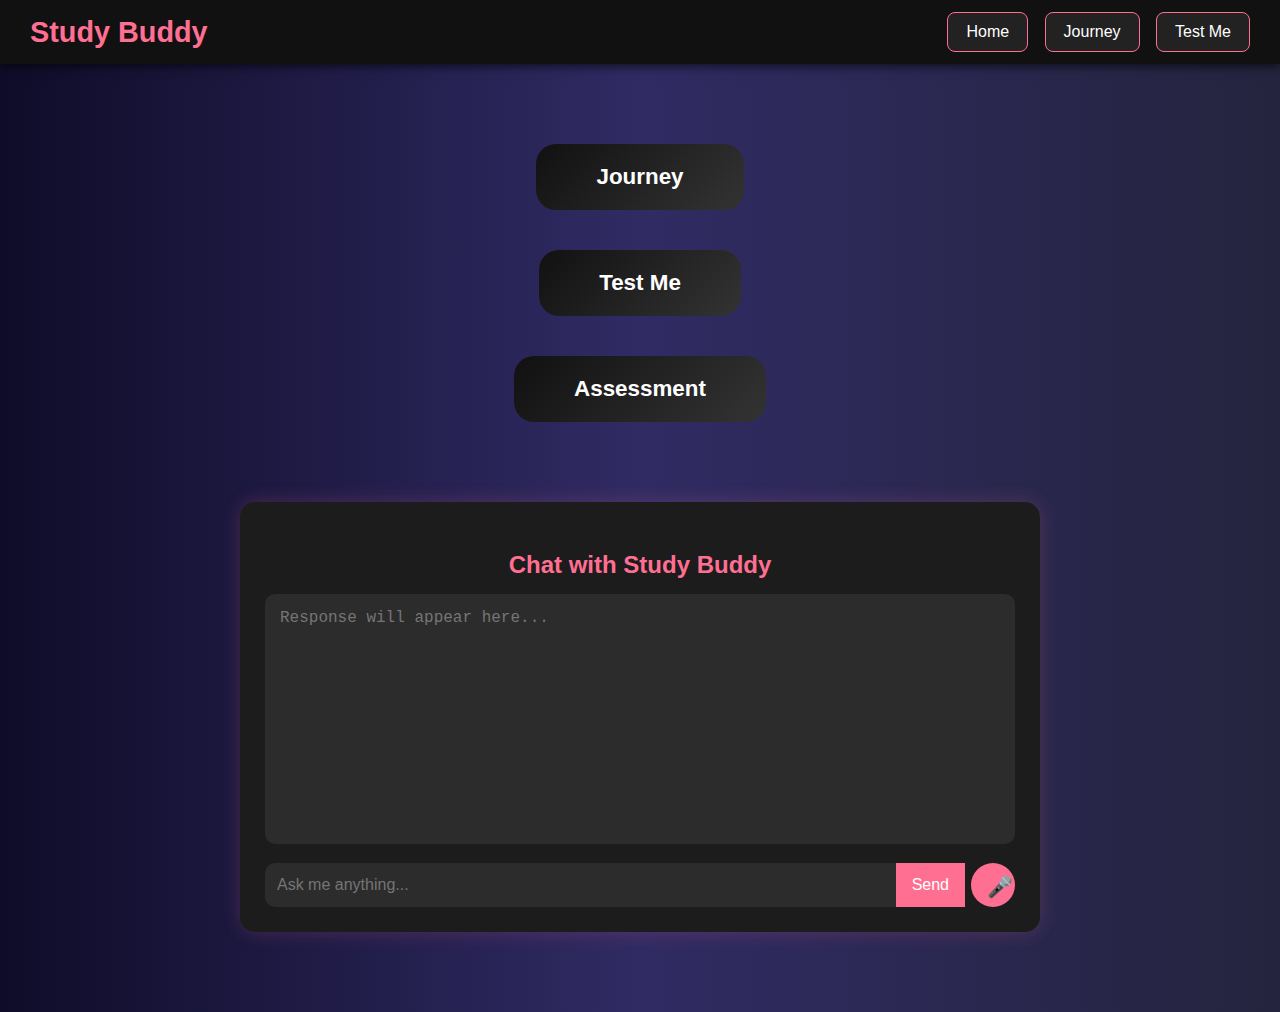
<file: templates/index.html>
<!DOCTYPE html>
<html lang="en">
<head>
  <meta charset="UTF-8" />
  <meta name="viewport" content="width=device-width, initial-scale=1.0"/>
  <title>Study Buddy</title>
  <style>
    * {
      box-sizing: border-box;
    }

    body {
      margin: 0;
      font-family: 'Poppins', sans-serif;
      background: linear-gradient(to right, #0f0c29, #302b63, #24243e);
      color: #fff;
    }

    nav {
      background-color: #111;
      display: flex;
      align-items: center;
      padding: 12px 30px;
      justify-content: space-between;
      box-shadow: 0 2px 10px rgba(0, 0, 0, 0.7);
    }

    .nav-left {
      font-size: 1.8rem;
      font-weight: bold;
      color: #ff6f91;
    }

    .nav-buttons button {
      margin-left: 12px;
      background: #222;
      color: #fff;
      border: 1px solid #ff6f91;
      padding: 10px 18px;
      border-radius: 8px;
      font-size: 1rem;
      cursor: pointer;
      transition: 0.3s ease;
    }

    .nav-buttons button:hover {
      background-color: #ff6f91;
      color: #111;
    }

    .main-buttons {
      display: flex;
      flex-direction: column;
      align-items: center;
      margin: 60px 0;
    }

    .main-buttons button {
      background: linear-gradient(135deg, #111, #333);
      color: #fff;
      font-weight: bold;
      font-size: 1.4rem;
      padding: 20px 60px;
      border: none;
      border-radius: 20px;
      margin: 20px;
      cursor: pointer;
      transition: transform 0.3s ease, box-shadow 0.3s ease;
    }

    .main-buttons button:hover {
      transform: scale(1.05);
      box-shadow: 0 0 15px #ff6f91aa;
    }

    .chatbox {
      max-width: 800px;
      margin: 0 auto 80px auto;
      background: #1c1c1c;
      padding: 25px;
      border-radius: 15px;
      box-shadow: 0 0 20px rgba(255, 111, 145, 0.2);
      animation: fadeInUp 1s ease forwards;
    }

    @keyframes fadeInUp {
      0% {
        opacity: 0;
        transform: translateY(40px);
      }
      100% {
        opacity: 1;
        transform: translateY(0);
      }
    }

    .chatbox h3 {
      margin-bottom: 15px;
      color: #ff6f91;
      text-align: center;
      font-size: 1.5rem;
    }

    .chatbox textarea {
      width: 100%;
      height: 250px;
      border: none;
      border-radius: 10px;
      padding: 15px;
      font-size: 1rem;
      resize: none;
      background-color: #2c2c2c;
      color: white;
    }

    .input-row {
      display: flex;
      margin-top: 15px;
    }

    .input-row input[type="text"] {
      flex: 1;
      padding: 12px;
      font-size: 1rem;
      border: none;
      border-radius: 10px 0 0 10px;
      background-color: #2c2c2c;
      color: white;
    }

    .input-row button {
      padding: 12px 16px;
      font-size: 1rem;
      border: none;
      background-color: #ff6f91;
      color: white;
      cursor: pointer;
      transition: 0.2s ease;
    }

    .input-row button:hover {
      background-color: #ff3e6c;
    }

    #mic {
      margin-left: 6px;
      background-color: #ff6f91;
      border-radius: 50%;
      border: none;
      width: 44px;
      height: 44px;
      font-size: 1.3rem;
      cursor: pointer;
      transition: background-color 0.2s ease;
    }

    #mic:hover {
      background-color: #ff3e6c;
    }

    @media screen and (max-width: 768px) {
      .chatbox {
        width: 95%;
      }
      .main-buttons button {
        font-size: 1.1rem;
        padding: 15px 40px;
      }
    }
  </style>
</head>
<body>

  <nav>
    <div class="nav-left">Study Buddy</div>
    <div class="nav-buttons">
      <button>Home</button>
      <button onclick="showjourney()">Journey</button>
      <button onclick="showtest()">Test Me</button>
    </div>
  </nav>

  <div class="main-buttons">
    <button onclick="showjourney()">Journey</button>
    <button onclick="showtest()">Test Me</button>
    <button>Assessment</button>
  </div>

  <div class="chatbox">
    <h3>Chat with Study Buddy</h3>
    <textarea id="responseBox" placeholder="Response will appear here..." readonly></textarea>
    <div class="input-row">
      <input type="text" id="userInput" placeholder="Ask me anything..." />
      <button onclick="sendMessage()">Send</button>
      <button id="mic" onclick="startListening()">🎤</button>
    </div>
  </div>

  <script>
    async function sendMessage() {
      const input = document.getElementById("userInput");
      const responseBox = document.getElementById("responseBox");
      const userMessage = input.value;
      if (!userMessage) return;

      responseBox.value += "\nYou: " + userMessage;
      input.value = "";

      try {
        const res = await fetch(`http://127.0.0.1:5000/work/${encodeURIComponent(userMessage)}`);
        data = await res.json();
        responseBox.value += "\nBuddy: " + data.message;
      } catch (error) {
        responseBox.value += "\nError talking to server.";
        console.error(error);
      }
    }

    function showjourney() {
      window.location.href = "/journey";
    }
    function showtest() {
      window.location.href = "/testsh";
    }

    function startListening() {
      const recognition = new (window.SpeechRecognition || window.webkitSpeechRecognition)();
      recognition.lang = "en-US";
      recognition.interimResults = false;
      recognition.maxAlternatives = 1;

      recognition.start();

      recognition.onresult = (event) => {
        const speechText = event.results[0][0].transcript;
        document.getElementById("userInput").value = speechText;
        sendMessage();
      };

      recognition.onerror = (event) => {
        console.error("Speech recognition error:", event.error);
      };
    }
  </script>

</body>
</html>
</file>
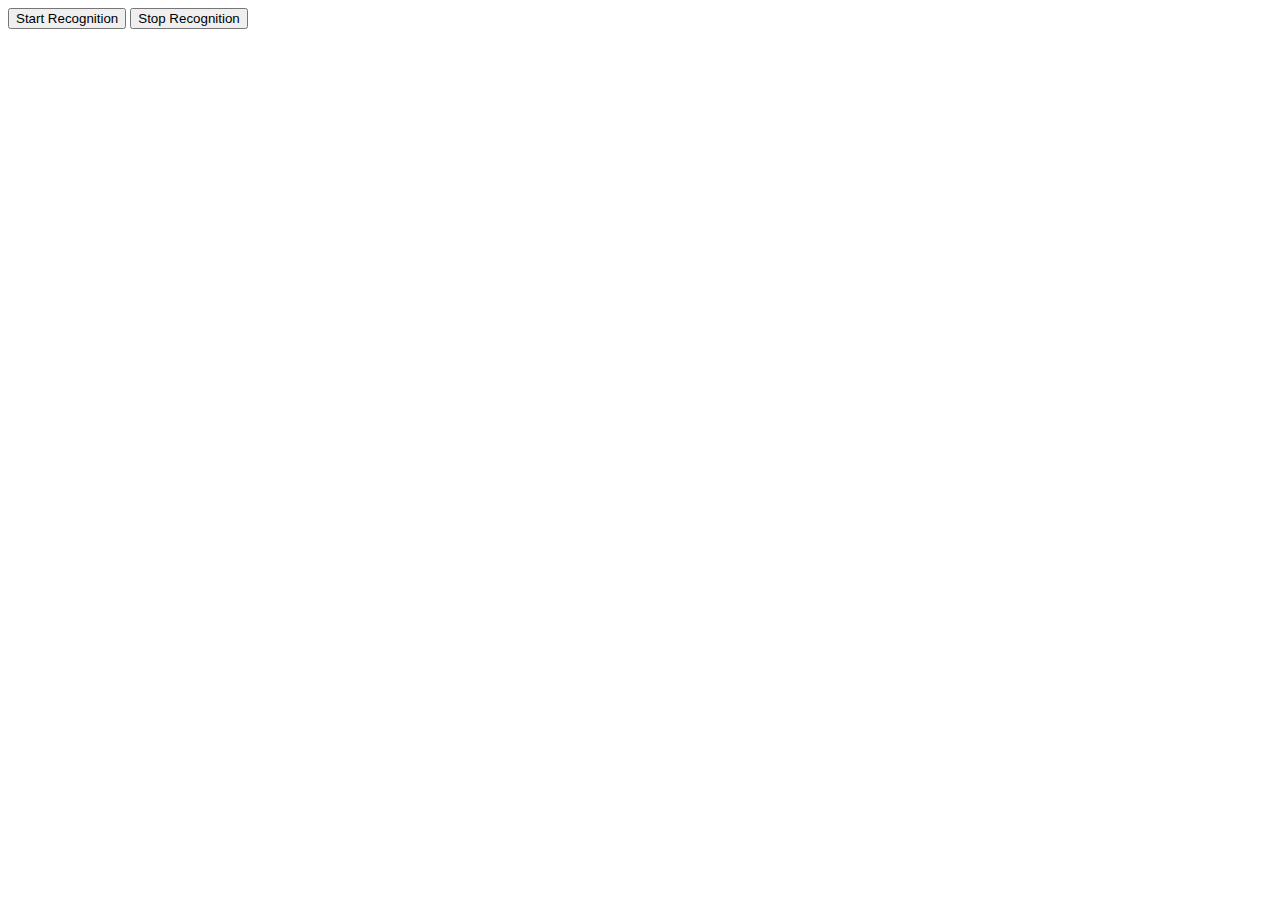
<file: assets/Data\Voice.html>
<!DOCTYPE html>
<html lang="en">
<head>
    <title>Speech Recognition</title>
</head>
<body>
    <button id="start" onclick="startRecognition()">Start Recognition</button>
    <button id="end" onclick="stopRecognition()">Stop Recognition</button>
    <p id="output"></p>

    <script>
        const output = document.getElementById('output');
        let recognition = new (window.SpeechRecognition || window.webkitSpeechRecognition)();
        
        recognition.lang = 'en-IN';
        recognition.continuous = true;
        
        recognition.onresult = (event) => {
            const transcript = event.results[event.results.length - 1][0].transcript;
            output.textContent += transcript;
        };

        recognition.onend = () => {
            if (recognition && recognition.continuous) recognition.start(); // Restart if still active
        };

        function startRecognition() {
            if (!recognition) return; // Ensure recognition is initialized
            recognition.start();
        }

        function stopRecognition() {
            if (recognition) {
                recognition.onend = null; // Prevent auto-restart
                recognition.stop();
            }
            output.textContent = ""; // Clear output only if needed
        }
    </script>
</body>
</html>
</file>
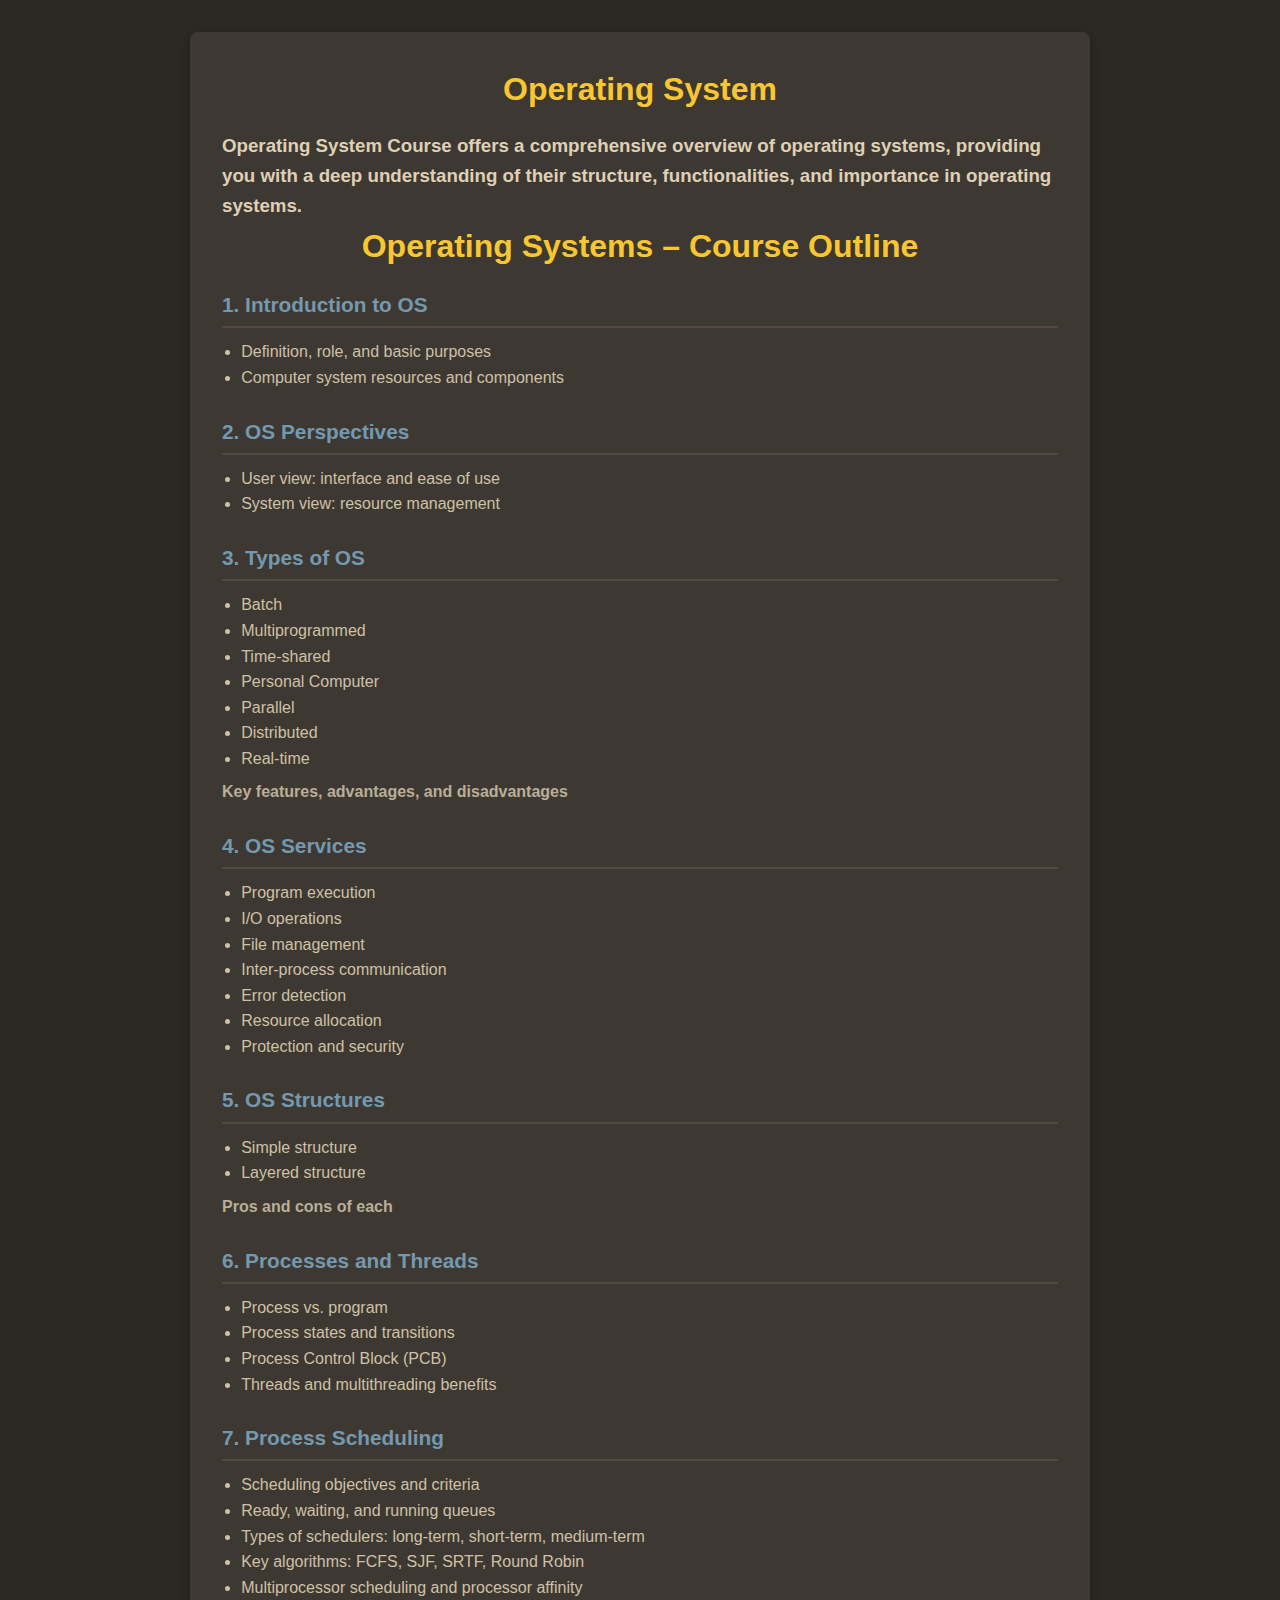
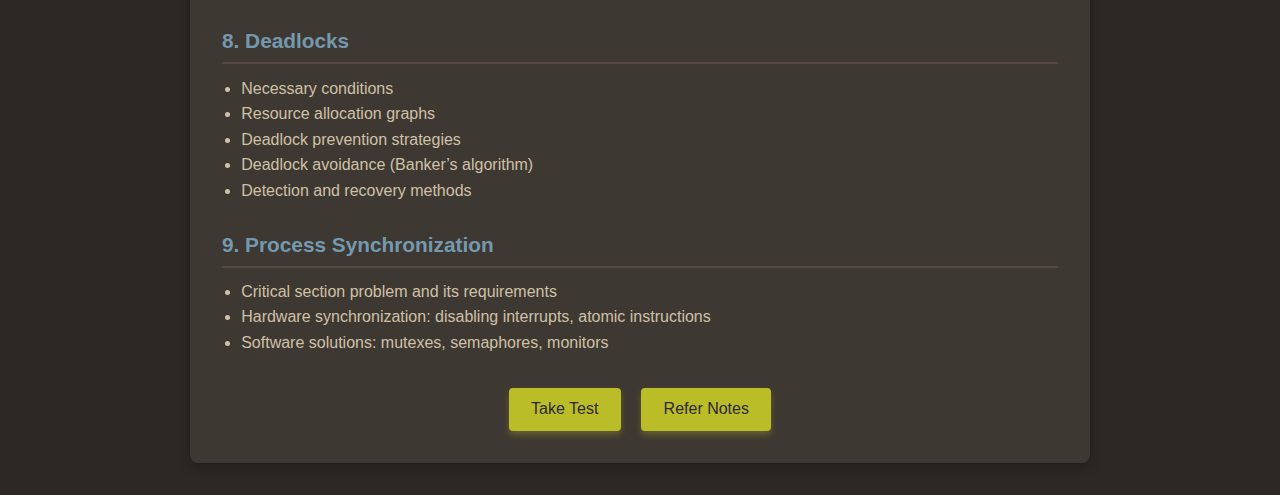
<file: templates/course.html>
<!DOCTYPE html>
<html lang="en">
<head>
  <meta charset="UTF-8" />
  <meta name="viewport" content="width=device-width, initial-scale=1.0"/>
  <title>Operating Systems – Course Outline</title>
  <style>
    :root {
      /* Gruvbox-material color palette - HSLA values */
      --gruvbox-bg0: hsla(31, 9%, 16%, 1);         /* #282828 */
      --gruvbox-bg1: hsla(28, 11%, 22%, 1);        /* #3c3836 */
      --gruvbox-bg2: hsla(28, 12%, 29%, 1);        /* #504945 */
      --gruvbox-bg3: hsla(28, 13%, 37%, 1);        /* #665c54 */
      --gruvbox-fg1: hsla(40, 38%, 79%, 1);        /* #ebdbb2 */
      --gruvbox-fg2: hsla(40, 29%, 73%, 1);        /* #d5c4a1 */
      --gruvbox-fg3: hsla(40, 19%, 66%, 1);        /* #bdae93 */
      --gruvbox-yellow: hsla(45, 93%, 58%, 1);     /* #fabd2f */
      --gruvbox-blue: hsla(202, 27%, 57%, 1);      /* #83a598 */
      --gruvbox-green: hsla(61, 65%, 45%, 1);      /* #b8bb26 */
      --gruvbox-orange: hsla(25, 99%, 55%, 1);     /* #fe8019 */
      --gruvbox-red: hsla(4, 92%, 59%, 1);         /* #fb4934 */
      --gruvbox-purple: hsla(333, 42%, 68%, 1);    /* #d3869b */
      --gruvbox-aqua: hsla(142, 25%, 65%, 1);      /* #8ec07c */

      /* Additional color variations */
      --gruvbox-green-hover: hsla(61, 65%, 40%, 1);  /* Darker green for hover */
      --gruvbox-red-alpha: hsla(4, 92%, 59%, 0.1);   /* Red with transparency */
      --gruvbox-green-alpha: hsla(61, 65%, 45%, 0.1); /* Green with transparency */
      --gruvbox-yellow-alpha: hsla(45, 93%, 58%, 0.1); /* Yellow with transparency */

      /* Shadow colors */
      --shadow-dark: hsla(0, 0%, 0%, 0.3);
      --shadow-medium: hsla(0, 0%, 0%, 0.2);
      --shadow-light: hsla(0, 0%, 0%, 0.1);

      /* Focus and interaction colors */
      --focus-shadow: hsla(45, 93%, 58%, 0.1);  /* Yellow focus glow */
      --button-shadow: hsla(61, 65%, 45%, 0.3); /* Green button shadow */
    }

    * {
      margin: 0;
      padding: 0;
      box-sizing: border-box;
    }

    body {
      font-family: "Segoe UI", Tahoma, Geneva, Verdana, sans-serif;
      background-color: var(--gruvbox-bg0);
      color: var(--gruvbox-fg1);
      line-height: 1.6;
    }

    .container {
      max-width: 900px;
      margin: 2rem auto;
      background: var(--gruvbox-bg1);
      border-radius: 8px;
      box-shadow: 0 4px 12px var(--shadow-dark);
      padding: 2rem;
    }

    h1 {
      text-align: center;
      color: var(--gruvbox-yellow);
      margin-bottom: 1rem;
    }

    section {
      margin-bottom: 1.5rem;
    }

    section h2 {
      font-size: 1.3rem;
      color: var(--gruvbox-blue);
      border-bottom: 2px solid var(--gruvbox-bg2);
      padding-bottom: 0.3rem;
      margin-bottom: 0.7rem;
    }

    section ul {
      list-style-type: disc;
      padding-left: 1.2rem;
      color: var(--gruvbox-fg2);
    }

    section p {
      color: var(--gruvbox-fg3);
      margin-top: 0.5rem;
    }

    .buttons {
      text-align: center;
      margin-top: 2rem;
    }

    .buttons button {
      background-color: var(--gruvbox-green);
      color: var(--gruvbox-bg0);
      border: none;
      border-radius: 4px;
      padding: 0.8rem 1.4rem;
      font-size: 1rem;
      margin: 0 0.5rem;
      cursor: pointer;
      box-shadow: 0 4px 6px var(--button-shadow);
      transition: background-color 0.2s ease, box-shadow 0.2s ease;
    }

    .buttons button:hover {
      background-color: var(--gruvbox-green-hover);
      box-shadow: 0 6px 8px var(--shadow-medium);
    }

    .buttons button:focus {
      outline: none;
      box-shadow: 0 0 0 3px var(--focus-shadow);
    }
  </style>
</head>
<body>
  <div class="container">
    <h1> Operating System </h1>

      <h3>Operating System Course offers a comprehensive overview of operating systems, providing you with a deep understanding of their structure, functionalities, and importance in operating systems.</h3>
    <h1>Operating Systems – Course Outline</h1>
    <section>
      <h2>1. Introduction to OS</h2>
      <ul>
        <li>Definition, role, and basic purposes</li>
        <li>Computer system resources and components</li>
      </ul>
    </section>

    <section>
      <h2>2. OS Perspectives</h2>
      <ul>
        <li>User view: interface and ease of use</li>
        <li>System view: resource management</li>
      </ul>
    </section>

    <section>
      <h2>3. Types of OS</h2>
      <ul>
        <li>Batch</li>
        <li>Multiprogrammed</li>
        <li>Time-shared</li>
        <li>Personal Computer</li>
        <li>Parallel</li>
        <li>Distributed</li>
        <li>Real-time</li>
      </ul>
      <p><strong>Key features, advantages, and disadvantages</strong></p>
    </section>

    <section>
      <h2>4. OS Services</h2>
      <ul>
        <li>Program execution</li>
        <li>I/O operations</li>
        <li>File management</li>
        <li>Inter-process communication</li>
        <li>Error detection</li>
        <li>Resource allocation</li>
        <li>Protection and security</li>
      </ul>
    </section>

    <section>
      <h2>5. OS Structures</h2>
      <ul>
        <li>Simple structure</li>
        <li>Layered structure</li>
      </ul>
      <p><strong>Pros and cons of each</strong></p>
    </section>

    <section>
      <h2>6. Processes and Threads</h2>
      <ul>
        <li>Process vs. program</li>
        <li>Process states and transitions</li>
        <li>Process Control Block (PCB)</li>
        <li>Threads and multithreading benefits</li>
      </ul>
    </section>

    <section>
      <h2>7. Process Scheduling</h2>
      <ul>
        <li>Scheduling objectives and criteria</li>
        <li>Ready, waiting, and running queues</li>
        <li>Types of schedulers: long-term, short-term, medium-term</li>
        <li>Key algorithms: FCFS, SJF, SRTF, Round Robin</li>
        <li>Multiprocessor scheduling and processor affinity</li>
      </ul>
    </section>

    <section>
      <h2>8. Deadlocks</h2>
      <ul>
        <li>Necessary conditions</li>
        <li>Resource allocation graphs</li>
        <li>Deadlock prevention strategies</li>
        <li>Deadlock avoidance (Banker’s algorithm)</li>
        <li>Detection and recovery methods</li>
      </ul>
    </section>

    <section>
      <h2>9. Process Synchronization</h2>
      <ul>
        <li>Critical section problem and its requirements</li>
        <li>Hardware synchronization: disabling interrupts, atomic instructions</li>
        <li>Software solutions: mutexes, semaphores, monitors</li>
      </ul>
    </section>

    <div class="buttons">
        <a href="test"><button onclick="location.href=url_for('test.html')">Take Test</button></a>
        <a href="notes")><button onclick="location.href=url_for('notes.pdf')">Refer Notes</button></a>
    </div>
  </div>
</body>
</html>
</file>
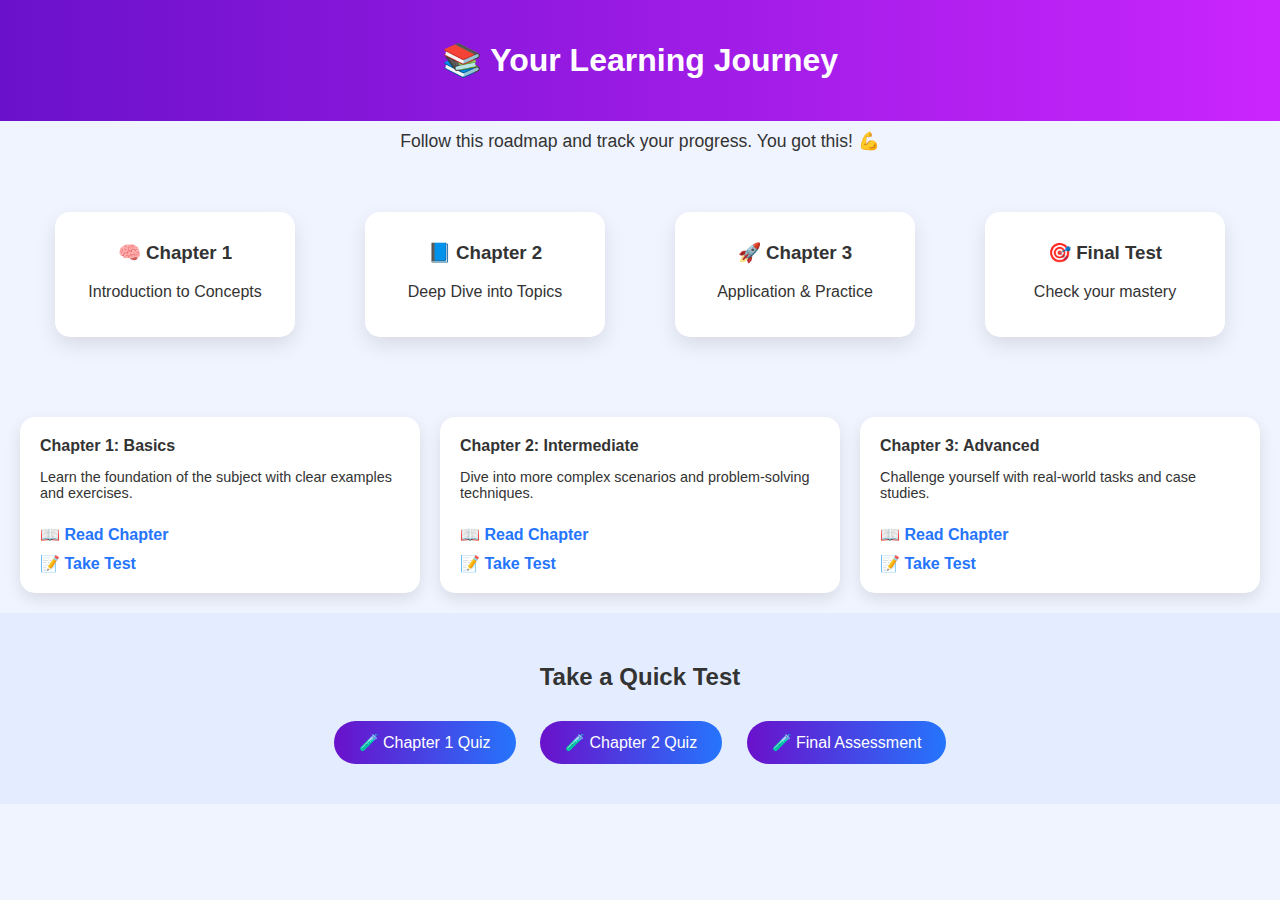
<file: templates/journey.html>
<!DOCTYPE html>
<html lang="en">
<head>
  <meta charset="UTF-8" />
  <meta name="viewport" content="width=device-width, initial-scale=1.0"/>
  <title>Journey - Study Buddy</title>
  <style>
    body {
      margin: 0;
      font-family: 'Segoe UI', sans-serif;
      background: #f0f4ff;
      color: #333;
    }

    header {
      background: linear-gradient(to right, #6a11cb, #ca25fc);
      padding: 20px;
      text-align: center;
      color: white;
    }

    .intro {
      text-align: center;
      margin-top: 10px;
      font-size: 1.1rem;
    }

    .roadmap {
      display: flex;
      justify-content: space-around;
      align-items: center;
      margin: 50px 20px;
      flex-wrap: wrap;
    }

    .milestone {
      background: white;
      padding: 20px;
      border-radius: 15px;
      box-shadow: 0 8px 20px rgba(0,0,0,0.1);
      width: 200px;
      margin: 10px;
      text-align: center;
      animation: fadeIn 1s ease-in;
    }

    .milestone h3 {
      margin-top: 10px;
    }

    .chapters {
      display: grid;
      grid-template-columns: repeat(auto-fit, minmax(250px, 1fr));
      gap: 20px;
      padding: 20px;
    }

    .chapter-card {
      background: white;
      padding: 20px;
      border-radius: 15px;
      box-shadow: 0 6px 16px rgba(0, 0, 0, 0.1);
      transition: transform 0.2s ease, box-shadow 0.2s ease;
    }

    .chapter-card:hover {
      transform: translateY(-5px);
      box-shadow: 0 10px 20px rgba(0,0,0,0.15);
    }

    .chapter-card h4 {
      margin: 0;
    }

    .chapter-card p {
      font-size: 0.9rem;
    }

    .chapter-card a {
      display: inline-block;
      margin-top: 10px;
      text-decoration: none;
      color: #2575fc;
      font-weight: bold;
      transition: color 0.2s ease;
    }

    .chapter-card a:hover {
      color: #6a11cb;
    }

    .tests {
      background: #e4edff;
      padding: 30px;
      text-align: center;
    }

    .test-btn {
      margin: 10px;
      padding: 12px 25px;
      border: none;
      border-radius: 25px;
      background: linear-gradient(to right, #6a11cb, #2575fc);
      color: white;
      font-size: 1rem;
      cursor: pointer;
      transition: background 0.3s ease;
    }

    .test-btn:hover {
      background: linear-gradient(to right, #2575fc, #6a11cb);
    }

    @keyframes fadeIn {
      from { opacity: 0; transform: translateY(20px); }
      to { opacity: 1; transform: translateY(0); }
    }
  </style>
</head>
<body>

  <header>
    <h1>📚 Your Learning Journey</h1>
  </header>

  <p class="intro">Follow this roadmap and track your progress. You got this! 💪</p>

  <!-- 🌍 Roadmap -->
  <section class="roadmap">
    <div class="milestone">
      <h3>🧠 Chapter 1</h3>
      <p>Introduction to Concepts</p>
    </div>
    <div class="milestone">
      <h3>📘 Chapter 2</h3>
      <p>Deep Dive into Topics</p>
    </div>
    <div class="milestone">
      <h3>🚀 Chapter 3</h3>
      <p>Application & Practice</p>
    </div>
    <div class="milestone">
      <h3>🎯 Final Test</h3>
      <p>Check your mastery</p>
    </div>
  </section>

  <!-- 📘 Chapters Section -->
  <section class="chapters">
    <div class="chapter-card">
      <h4>Chapter 1: Basics</h4>
      <p>Learn the foundation of the subject with clear examples and exercises.</p>
      <a href="#">📖 Read Chapter</a><br />
      <a href="#">📝 Take Test</a>
    </div>

    <div class="chapter-card">
      <h4>Chapter 2: Intermediate</h4>
      <p>Dive into more complex scenarios and problem-solving techniques.</p>
      <a href="#">📖 Read Chapter</a><br />
      <a href="#">📝 Take Test</a>
    </div>

    <div class="chapter-card">
      <h4>Chapter 3: Advanced</h4>
      <p>Challenge yourself with real-world tasks and case studies.</p>
      <a href="#">📖 Read Chapter</a><br />
      <a href="#">📝 Take Test</a>
    </div>
  </section>

  <!-- 🧪 Test Section -->
  <section class="tests">
    <h2>Take a Quick Test</h2>
    <button class="test-btn">🧪 Chapter 1 Quiz</button>
    <button class="test-btn">🧪 Chapter 2 Quiz</button>
    <button class="test-btn">🧪 Final Assessment</button>
  </section>

</body>
</html>
</file>
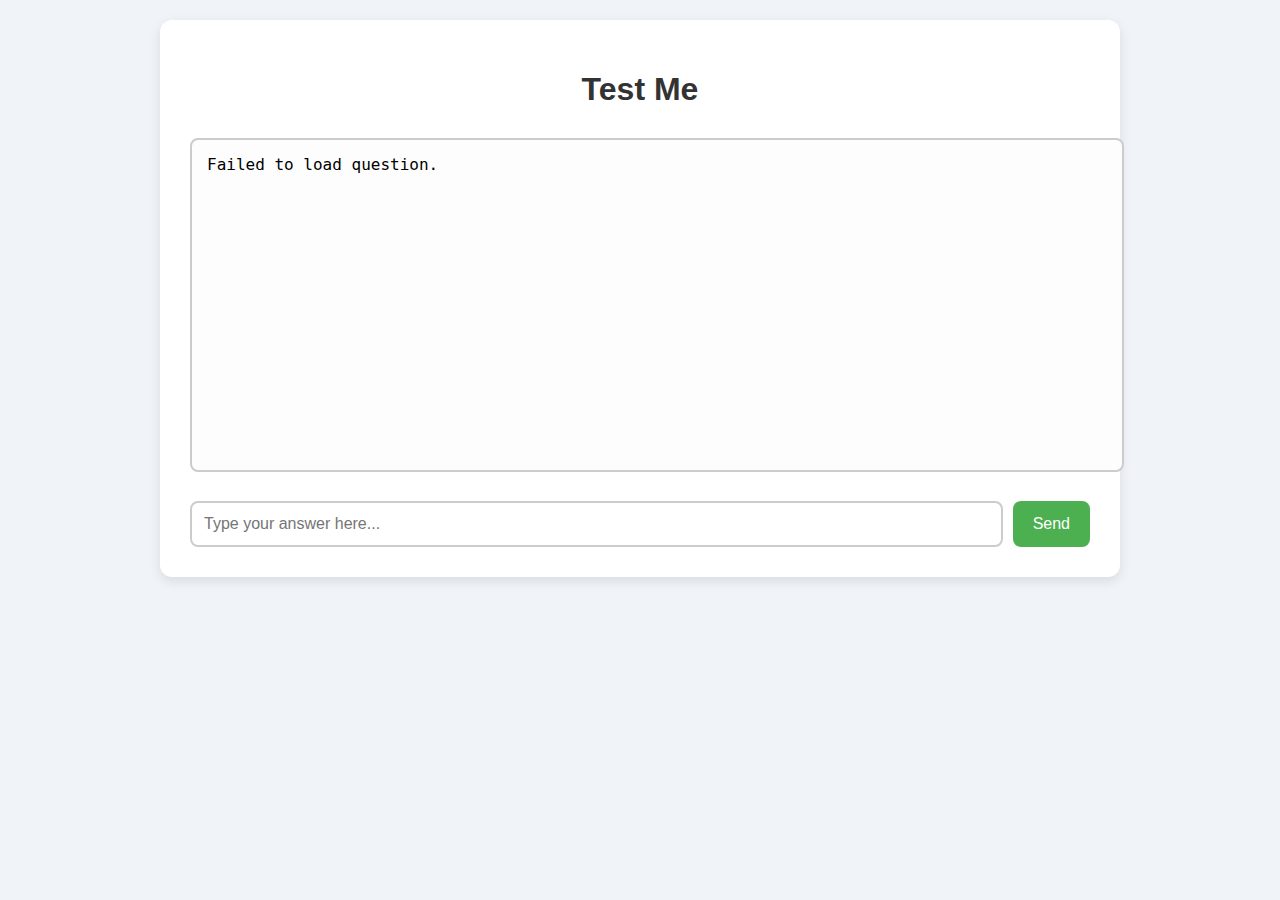
<file: templates/testme.html>
<!DOCTYPE html>
<html lang="en">
<head>
  <meta charset="UTF-8" />
  <meta name="viewport" content="width=device-width, initial-scale=1.0"/>
  <title>Test Me - Study Buddy</title>
  <style>
    body {
      font-family: 'Segoe UI', sans-serif;
      background-color: #f0f4f8;
      margin: 0;
      padding: 20px;
    }

    .container {
      max-width: 900px;
      margin: auto;
      padding: 30px;
      background-color: #ffffff;
      box-shadow: 0 4px 12px rgba(0,0,0,0.1);
      border-radius: 12px;
    }

    h1 {
      text-align: center;
      color: #333;
      margin-bottom: 30px;
    }

    #questionBox {
      width: 100%;
      height: 300px;
      padding: 15px;
      border: 2px solid #ccc;
      border-radius: 8px;
      resize: none;
      background-color: #fdfdfd;
      font-size: 16px;
      margin-bottom: 25px;
      overflow-y: auto;
    }

    .answer-box {
      display: flex;
      gap: 10px;
    }

    input[type="text"] {
      flex: 1;
      padding: 12px;
      font-size: 16px;
      border: 2px solid #ccc;
      border-radius: 8px;
    }

    button {
      padding: 12px 20px;
      font-size: 16px;
      background-color: #4caf50;
      color: white;
      border: none;
      border-radius: 8px;
      cursor: pointer;
      transition: background 0.3s;
    }

    button:hover {
      background-color: #45a049;
    }
  </style>
</head>
<body>

  <div class="container">
    <h1>Test Me</h1>
    <textarea id="questionBox" readonly></textarea>

    <div class="answer-box">
      <input type="text" id="answerInput" placeholder="Type your answer here...">
      <button onclick="submitAnswer()">Send</button>
    </div>
  </div>

  <script>
    // Fetch question from Flask backend on load
    window.onload = function () {
      fetch("http://127.0.0.1:5000/get-question")
        .then(response => response.json())
        .then(data => {
          document.getElementById("questionBox").value = data.question;
        })
        .catch(error => {
          console.error("Error fetching question:", error);
          document.getElementById("questionBox").value = "Failed to load question.";
        });
    };


    function submitAnswer() {
      const answer = document.getElementById("answerInput").value;
      if (answer.trim() === "") {
        alert("Please type an answer!");
        return;
      }

      console.log("Answer submitted:", answer);
      window.location.href = "/testsh";
      document.getElementById("answerInput").value = "";
    }
  </script>

</body>
</html>
</file>
